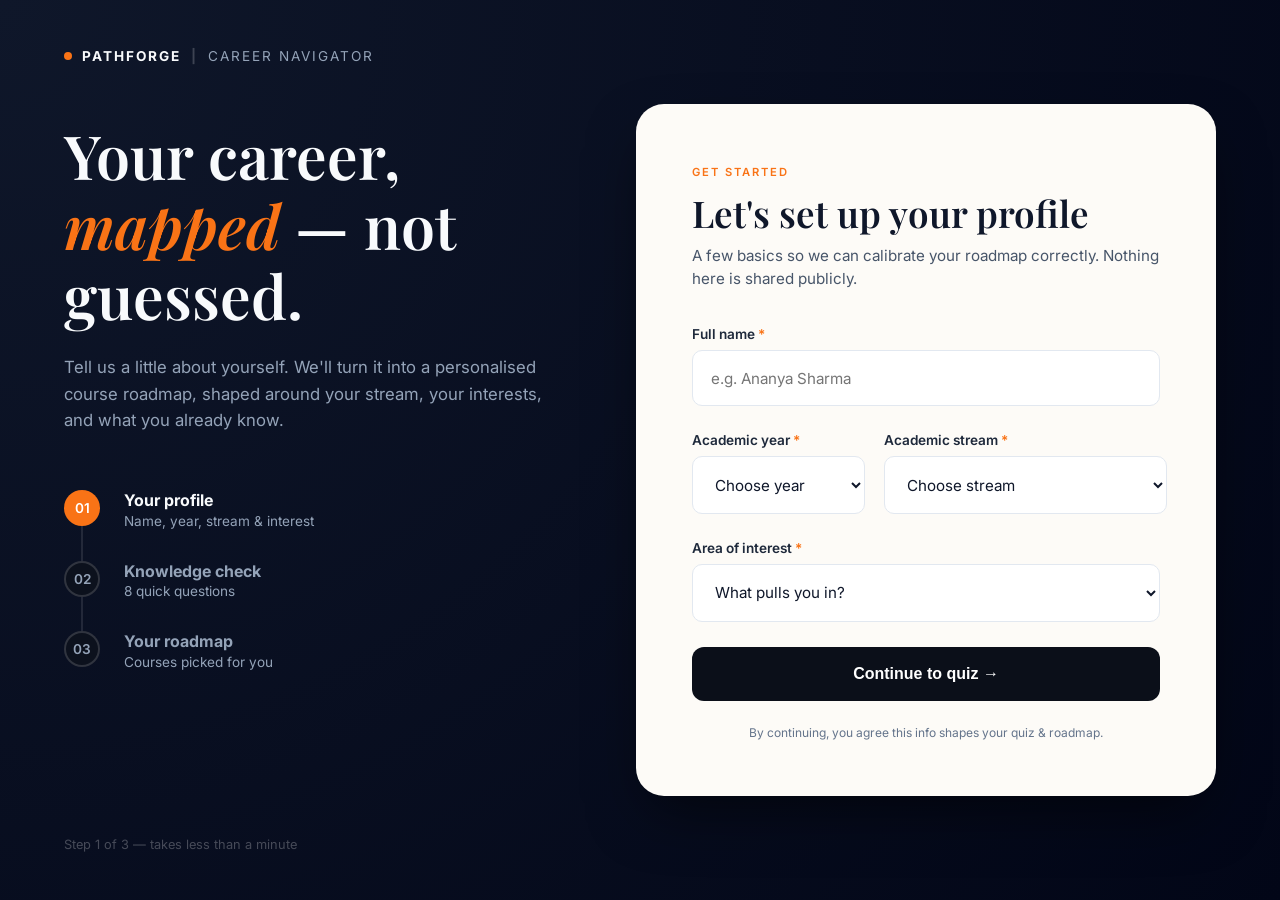
<file: index.html>
<!DOCTYPE html>
<html lang="en">
<head>
    <meta charset="UTF-8">
    <meta name="viewport" content="width=device-width, initial-scale=1.0">
    <title>Pathforge - Tell us about you</title>
    <link rel="stylesheet" href="style.css">
    <link href="https://fonts.googleapis.com/css2?family=Playfair+Display:ital,wght@0,600;1,600&family=Inter:wght@300;400;500;600&display=swap" rel="stylesheet">
</head>
<body>
    <div class="container">
        
        <div class="left-panel">
            <div class="top-content">
                <div class="brand">
                    <span class="dot"></span> PATHFORGE <span class="line">|</span> <span class="subtitle">CAREER NAVIGATOR</span>
                </div>
                
                <h1 class="hero-text">Your career,<br><em class="highlight">mapped</em> — not<br>guessed.</h1>
                
                <p class="hero-subtext">
                    Tell us a little about yourself. We'll turn it into a personalised 
                    course roadmap, shaped around your stream, your interests, and what you already know.
                </p>
                
                <div class="progress-tracker">
                    <div class="step">
                        <div class="step-circle">01</div>
                        <div class="step-text">
                            <strong>Your profile</strong>
                            <span>Name, year, stream & interest</span>
                        </div>
                    </div>
                    <div class="step">
                        <div class="step-circle inactive">02</div>
                        <div class="step-text inactive-text">
                            <strong>Knowledge check</strong>
                            <span>8 quick questions</span>
                        </div>
                    </div>
                    <div class="step">
                        <div class="step-circle inactive">03</div>
                        <div class="step-text inactive-text">
                            <strong>Your roadmap</strong>
                            <span>Courses picked for you</span>
                        </div>
                    </div>
                </div>
            </div>

            <div class="left-footer">
                <span>Step 1 of 3 — takes less than a minute</span>
            </div>
        </div>

        <div class="right-panel">
            <div class="form-card">
                <div class="card-header">
                    <span class="tag">GET STARTED</span>
                    <h2>Let's set up your profile</h2>
                    <p>A few basics so we can calibrate your roadmap correctly. Nothing here is shared publicly.</p>
                </div>

                <form id="profileForm">
                    <div class="form-group">
                        <label for="fullName">Full name <span class="required">*</span></label>
                        <input type="text" id="fullName" placeholder="e.g. Ananya Sharma" required>
                    </div>

                    <div class="form-row">
                        <div class="form-group">
                            <label for="year">Academic year <span class="required">*</span></label>
                            <select id="year" required>
                                <option value="" disabled selected>Choose year</option>
                                <option value="B.Tech 1st Year">B.Tech 1st Year</option>
                                <option value="B.Tech 2nd Year">B.Tech 2nd Year</option>
                                <option value="B.Tech 3rd Year">B.Tech 3rd Year</option>
                                <option value="B.Tech 4th Year">B.Tech 4th Year</option>
                            </select>
                        </div>
                        <div class="form-group">
                            <label for="stream">Academic stream <span class="required">*</span></label>
                            <select id="stream" required>
                                <option value="" disabled selected>Choose stream</option>
                                <option value="Computer science/IT">Computer science/IT</option>
                                <option value="Civil">Civil</option>
                                <option value="Electrical">Electrical</option>
                                <option value="Electronics and communication">Electronics and communication</option>
                                <option value="Mechanical">Mechanical</option>
                                <option value="Chemical">Chemical</option>
                            </select>
                        </div>
                    </div>

                    <div class="form-group">
                        <label for="interest">Area of interest <span class="required">*</span></label>
                        <select id="interest" required>
                            <option value="" disabled selected>What pulls you in?</option>
                            <option value="Software & Intelligent Systems (Apps, AI, Cybersecurity)">Software & Intelligent Systems (Apps, AI, Cybersecurity)</option>
                            <option value="Electronics, Robotics & Smart Devices (Circuits, IoT, Embedded Systems)">Electronics, Robotics & Smart Devices (Circuits, IoT, Embedded Systems)</option>
                            <option value="Data, AI & Computational Engineering (Data Science, Analytics, Simulation)">Data, AI & Computational Engineering (Data Science, Analytics, Simulation)</option>
                            <option value="Design, Manufacturing & Infrastructure (CAD, Machines, Construction)">Design, Manufacturing & Infrastructure (CAD, Machines, Construction)</option>
                            <option value="Energy, Process & Sustainable Engineering (Power, Chemicals, Environment)">Energy, Process & Sustainable Engineering (Power, Chemicals, Environment)</option>
                        </select>
                    </div>

                    <button type="submit" class="primary-btn">Continue to quiz &rarr;</button>
                    <p class="disclaimer">By continuing, you agree this info shapes your quiz & roadmap.</p>
                </form>
            </div>
        </div>

    </div>

    <script>
        document.getElementById('profileForm').addEventListener('submit', function(e) {
            e.preventDefault(); 
            const userData = {
                name: document.getElementById('fullName').value,
                year: document.getElementById('year').value,
                stream: document.getElementById('stream').value,
                interest: document.getElementById('interest').value
            };
            localStorage.setItem('pathforgeUser', JSON.stringify(userData));
            window.location.href = 'quiz.html';
        });
    </script>
</body>
</html>
</file>
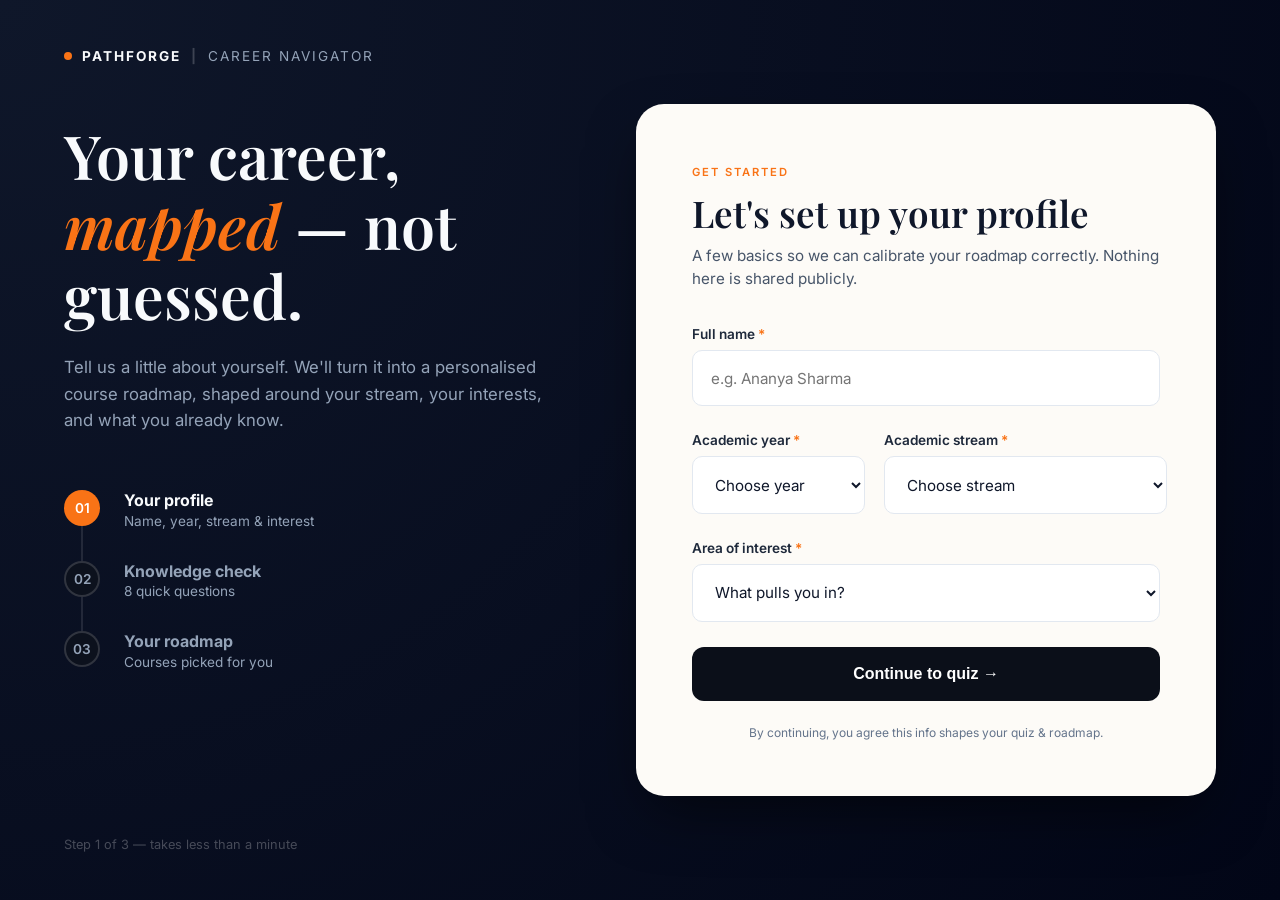
<file: dashboard.html>
<!DOCTYPE html>
<html lang="en">
<head>
    <meta charset="UTF-8">
    <meta name="viewport" content="width=device-width, initial-scale=1.0">
    <title>Pathforge - Personalized Dashboard</title>
    <link rel="stylesheet" href="dashboard.css">
    <link href="https://fonts.googleapis.com/css2?family=Playfair+Display:ital,wght@0,600;1,600;1,700&family=Inter:ital,wght@0,300;0,400;0,500;0,600;0,700;1,400&display=swap" rel="stylesheet">
</head>
<body>

    <!-- Header Navigation -->
    <header class="top-nav">
        <div class="brand">
            <span class="dot"></span> PATHFORGE <span class="line">|</span> <span class="subtitle">CAREER NAVIGATOR</span>
        </div>
        <div class="user-menu">
            <div class="user-avatar" id="navAvatar">U</div>
            <span id="navName">User</span>
        </div>
    </header>

    <!-- Main Application Canvas -->
    <main class="app-container">
        
        <!-- Top Hero Section -->
        <section class="hero-banner">
            <div class="hero-content">
                <h1>Hello "<span id="heroName">User</span>"!</h1>
                <p>Greetings and welcome back to your AI guidance app.</p>
                
                <!-- Dynamic Personal Read Box -->
                <div class="personal-read-box">
                    <h5>A READ ON YOU:</h5>
                    <p id="aiPersonalRead">Analyzing your psychological and skill performance indicators from your path profile metrics...</p>
                </div>
                
                <button class="primary-btn" id="retakeQuizBtn">Retake Quiz / Start Over</button>
            </div>
            
            <!-- Cognitive Profile Layout -->
            <div class="hero-visuals">
                <div class="cognitive-card">
                    <h4>YOUR COGNITIVE PROFILE</h4>
                    <div class="skill-bar-group">
                        <div>
                            <div class="skill-label-row">
                                <span>Logic & Troubleshooting</span>
                                <span id="skillLogicVal">0%</span>
                            </div>
                            <div class="skill-track"><div class="skill-fill" id="barLogic"></div></div>
                        </div>
                        <div>
                            <div class="skill-label-row">
                                <span>System Architecture</span>
                                <span id="skillArchVal">0%</span>
                            </div>
                            <div class="skill-track"><div class="skill-fill" id="barArch" style="background-color: var(--accent-teal);"></div></div>
                        </div>
                        <div>
                            <div class="skill-label-row">
                                <span>Hands-on Engineering</span>
                                <span id="skillPracticalVal">0%</span>
                            </div>
                            <div class="skill-track"><div class="skill-fill" id="barPractical" style="background-color: var(--accent-purple);"></div></div>
                        </div>
                    </div>
                </div>
            </div>
        </section>

        <!-- Bottom Split Section -->
        <section class="dashboard-grid">
            
            <!-- Interactive Menu Cards -->
            <div class="action-menu">
                <button class="menu-card" data-target="courses">
                    <div class="icon-box" style="background: rgba(249, 115, 22, 0.12); color: var(--accent-orange);">📚</div>
                    <div class="card-text">
                        <h3>Courses to Start</h3>
                        <p>Core systems & foundations</p>
                    </div>
                </button>

                <button class="menu-card" data-target="skills">
                    <div class="icon-box" style="background: rgba(20, 184, 166, 0.12); color: var(--accent-teal);">⚡</div>
                    <div class="card-text">
                        <h3>Skills to Focus On</h3>
                        <p>Architecture & logic</p>
                    </div>
                </button>

                <button class="menu-card" data-target="roadmap">
                    <div class="icon-box" style="background: rgba(168, 85, 247, 0.12); color: var(--accent-purple);">🗺️</div>
                    <div class="card-text">
                        <h3>Roadmap to Follow</h3>
                        <p>Your guided learning path</p>
                    </div>
                </button>

                <button class="menu-card" data-target="projects">
                    <div class="icon-box" style="background: rgba(234, 179, 8, 0.12); color: #EAB308;">🚀</div>
                    <div class="card-text">
                        <h3>Projects Recommended</h3>
                        <p>Production-grade synthesis</p>
                    </div>
                </button>
            </div>

            <!-- Recreated Image 2 Area Graph Container -->
            <div class="graph-container">
                <h2>Guided Path Roadmap</h2>
                
                <div class="chart-wrapper">
                    <div class="chart-area" id="chartArea">
                        <!-- Background Gradient Area Shading -->
                        <svg class="chart-svg" viewBox="0 0 100 100" preserveAspectRatio="none">
                            <defs>
                                <linearGradient id="chartFillGrad" x1="0" y1="0" x2="0" y2="1">
                                    <stop offset="0%" stop-color="#D9C3A3" stop-opacity="0.4"/>
                                    <stop offset="100%" stop-color="#D9C3A3" stop-opacity="0.0"/>
                                </linearGradient>
                            </defs>
                            <!-- Shaded Area Path -->
                            <path id="svgAreaPath" d="M 5 80 L 28 62 L 50 48 L 72 38 L 95 15 L 95 95 L 5 95 Z" fill="url(#chartFillGrad)"/>
                            <!-- Bold Top Line Connecting Vector -->
                            <path id="svgLinePath" d="M 5 80 L 28 62 L 50 48 L 72 38 L 95 15" fill="none" stroke="#C4A478" stroke-width="2.5" stroke-linecap="round"/>
                        </svg>
                        
                        <!-- Node 1 -->
                        <div class="chart-node" style="left: 5%; top: 80%;">
                            <div class="node-text-wrapper top-stack">
                                <span class="node-label">START ASSESSMENT</span>
                            </div>
                            <div class="node-dot"></div>
                            <div class="node-drop-line"></div>
                        </div>
                        
                        <!-- Node 2 -->
                        <div class="chart-node" style="left: 28%; top: 62%;">
                            <div class="node-text-wrapper top-stack">
                                <span class="node-meta-title" id="node2Meta">GOAL 1: FOUNDATIONS</span>
                                <span class="node-label" id="node2Label">Data Structures</span>
                            </div>
                            <div class="node-dot"></div>
                            <div class="node-drop-line"></div>
                        </div>

                        <!-- Node 3 -->
                        <div class="chart-node" style="left: 50%; top: 48%;">
                            <div class="node-text-wrapper top-stack">
                                <span class="node-meta-title" id="node3Meta">GOAL 2: ARCHITECTURE</span>
                                <span class="node-label" id="node3Label">Microservices</span>
                            </div>
                            <div class="node-dot"></div>
                            <div class="node-drop-line"></div>
                        </div>

                        <!-- Node 4 -->
                        <div class="chart-node" style="left: 72%; top: 38%;">
                            <div class="node-text-wrapper top-stack">
                                <span class="node-meta-title" id="node4Meta">SKILL 1: CLOUD-NATIVE</span>
                                <span class="node-label" id="node4Label">Cloud Scaling</span>
                            </div>
                            <div class="node-dot"></div>
                            <div class="node-drop-line"></div>
                        </div>

                        <!-- Node 5 -->
                        <div class="chart-node" style="left: 95%; top: 15%;">
                            <div class="node-text-wrapper top-stack">
                                <span class="node-meta-title">TOP LEVEL</span>
                                <span class="node-label">CAREER READY</span>
                            </div>
                            <div class="node-dot"></div>
                            <div class="node-drop-line"></div>
                        </div>
                    </div>

                    <!-- Clean Horizontal Axis Label Grid Footer -->
                    <div class="axis-footer-line"></div>
                    <div class="axis-labels-row">
                        <span style="left: 5%;">Weeks 1</span>
                        <span style="left: 28%;">Week 2</span>
                        <span style="left: 50%;">Week 3</span>
                        <span style="left: 72%;">Week 4</span>
                        <span style="left: 95%;">Week 5</span>
                    </div>
                </div>
            </div>
        </section>
    </main>

    <!-- The Slide-Over Modal Overlay -->
    <div class="modal-overlay" id="contentModal">
        <div class="modal-content">
            <button class="close-btn" id="closeModal">&times;</button>
            <div class="modal-header">
                <span class="modal-badge" id="modalBadge">Detailed Breakdown</span>
                <h2 id="modalTitle">Title</h2>
            </div>
            <div class="modal-body" id="modalBody">
                <!-- Data Content Injected by JS Engine -->
            </div>
        </div>
    </div>

    <script src="dashboard.js"></script>
</body>
</html>
</file>
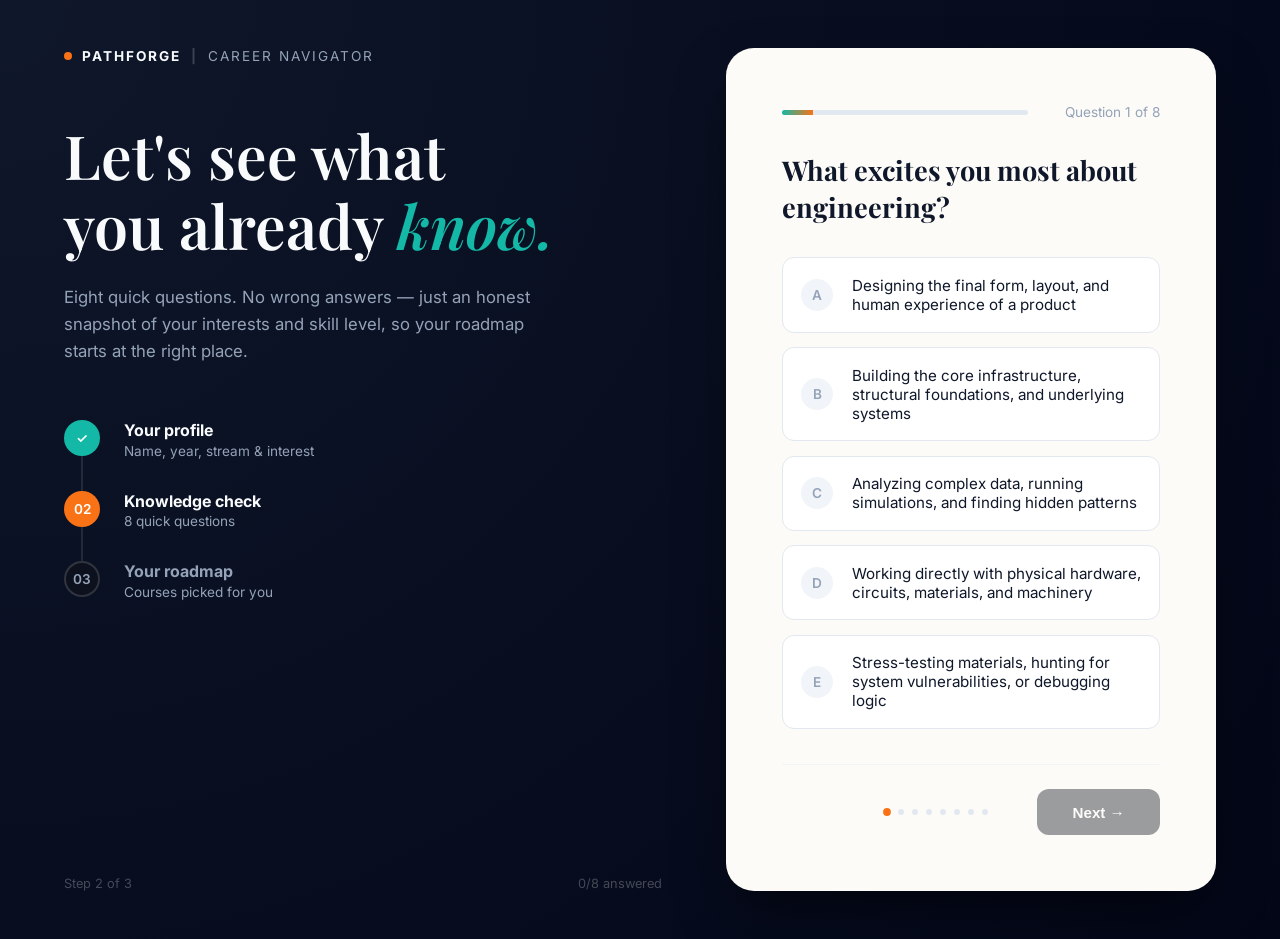
<file: quiz.html>
<!DOCTYPE html>
<html lang="en">
<head>
    <meta charset="UTF-8">
    <meta name="viewport" content="width=device-width, initial-scale=1.0">
    <title>Pathforge - Knowledge check</title>
    <link rel="stylesheet" href="style.css">
    <link href="https://fonts.googleapis.com/css2?family=Playfair+Display:ital,wght@0,600;1,600&family=Inter:wght@300;400;500;600&display=swap" rel="stylesheet">
</head>
<body>

    <div id="loadingScreen">
        <div class="cup-container">
            <svg viewBox="0 0 120 120" style="width: 100%; height: 100%;">
                <defs>
                    <clipPath id="cup-interior">
                        <path d="M 35 40 L 85 40 Q 83 83, 80 85 Q 75 90, 60 90 Q 45 90, 40 85 Q 37 83, 35 40 Z" />
                    </clipPath>
                </defs>
                
                <ellipse cx="60" cy="102" rx="38" ry="6" fill="none" stroke="#FDF8F3" stroke-width="3" opacity="0.4"/>
                
                <g clip-path="url(#cup-interior)">
                    <g id="liquidLevelGroup" style="transform: translateY(40px); transition: transform 10s linear;">
                        <path id="liquidFill" d="M 0 0 Q 15 -4, 30 0 T 60 0 T 90 0 T 120 0 T 150 0 L 150 120 L 0 120 Z" 
                              fill="#38BDF8" style="animation: waveMove 1.4s infinite linear; transition: fill 10s ease;"/>
                    </g>
                </g>
                
                <path d="M 33 36 L 87 36 Q 85 83, 82 86 Q 77 92, 60 92 Q 43 92, 38 86 Q 35 83, 33 36 Z" 
                      fill="none" stroke="#FDF8F3" stroke-width="4" stroke-linejoin="round"/>
                
                <path d="M 86 46 C 100 46, 104 55, 104 65 C 104 75, 98 79, 86 79" 
                      fill="none" stroke="#FDF8F3" stroke-width="4" stroke-linecap="round"/>
                
                <g id="stirringSpoon" style="display: none; transform-origin: 60px 45px;">
                    <path d="M 75 15 L 62 48 C 60 53, 55 53, 54 48 Z" fill="none" stroke="#FDF8F3" stroke-width="2.5" stroke-linecap="round"/>
                </g>
                
                <g id="steamLines">
                    <path d="M 48 24 Q 51 16, 48 10" fill="none" stroke="#FDF8F3" stroke-width="2" stroke-linecap="round" style="animation: steamRise 1.8s infinite ease-in-out;"/>
                    <path d="M 60 26 Q 63 18, 60 12" fill="none" stroke="#FDF8F3" stroke-width="2" stroke-linecap="round" style="animation: steamRise 1.8s infinite ease-in-out; animation-delay: 0.4s;"/>
                    <path d="M 72 24 Q 75 16, 72 10" fill="none" stroke="#FDF8F3" stroke-width="2" stroke-linecap="round" style="animation: steamRise 1.8s infinite ease-in-out; animation-delay: 0.8s;"/>
                </g>
            </svg>
        </div>
        <div id="loadingText">☕ Boiling water... Establishing neural pipeline with Gemini API</div>
    </div>

    <div class="container" id="quizInterface">
        <div class="left-panel">
            <div class="top-content">
                <div class="brand">
                    <span class="dot"></span> PATHFORGE <span class="line">|</span> <span class="subtitle">CAREER NAVIGATOR</span>
                </div>
                
                <h1 class="hero-text">Let's see what<br>you already <em class="highlight-teal">know.</em></h1>
                
                <p class="hero-subtext">
                    Eight quick questions. No wrong answers — just an honest snapshot 
                    of your interests and skill level, so your roadmap starts at the right place.
                </p>
                
                <div class="progress-tracker">
                    <div class="step">
                        <div class="step-circle completed">✓</div>
                        <div class="step-text">
                            <strong>Your profile</strong>
                            <span>Name, year, stream & interest</span>
                        </div>
                    </div>
                    <div class="step">
                        <div class="step-circle">02</div>
                        <div class="step-text">
                            <strong>Knowledge check</strong>
                            <span>8 quick questions</span>
                        </div>
                    </div>
                    <div class="step">
                        <div class="step-circle inactive">03</div>
                        <div class="step-text inactive-text">
                            <strong>Your roadmap</strong>
                            <span>Courses picked for you</span>
                        </div>
                    </div>
                </div>
            </div>

            <div class="left-footer" style="display: flex; justify-content: space-between; width: 100%;">
                <span>Step 2 of 3</span>
                <span id="leftBottomCounter">0/8 answered</span>
            </div>
        </div>

        <div class="right-panel">
            <div class="form-card">
                <div class="quiz-header">
                    <div class="progress-bar-container">
                        <div class="progress-fill" id="progressFill"></div>
                    </div>
                    <span class="question-counter-text" id="questionCounter">Question 1 of 8</span>
                </div>

                <h2 class="question-title" id="questionText">Loading question...</h2>

                <div class="options-container" id="optionsContainer">
                    </div>

                <div class="quiz-footer">
                    <button class="back-btn" id="backBtn" style="visibility: hidden;">&larr; Back</button>
                    <div class="dots-indicator" id="dotsIndicator"></div>
                    <button class="next-btn" id="nextBtn" disabled>Next &rarr;</button>
                </div>
            </div>
        </div>
    </div>

    <script src="app.js"></script>
</body>
</html>
</file>
<file: style.css>
/* --- CSS VARIABLES & ACCENTS --- */
:root {
    --bg-dark-gradient: radial-gradient(circle at top left, #0F172A 0%, #020617 100%);
    --bg-navy: #0B0F19;
    --card-cream: #FDFBF7; 
    --text-light: #F8FAFC;
    --text-dark: #0F172A;
    --text-muted: #94A3B8;
    --accent-orange: #F97316;
    --accent-teal: #14B8A6;
    --font-heading: 'Playfair Display', serif;
    --font-body: 'Inter', sans-serif;
}

/* --- BASE STYLES --- */
* {
    margin: 0;
    padding: 0;
    box-sizing: border-box;
}

body {
    background: var(--bg-dark-gradient);
    color: var(--text-light);
    font-family: var(--font-body);
    min-height: 100vh;
    display: flex;
    justify-content: center;
    align-items: center;
    overflow-x: hidden;
}

/* --- SPLIT LAYOUT --- */
.container {
    width: 100%;
    max-width: 1400px;
    min-height: 100vh;
    display: flex;
    padding: 3rem 4rem;
}

.left-panel {
    flex: 1.1;
    display: flex;
    flex-direction: column;
    justify-content: space-between;
    padding-right: 4rem;
}

.right-panel {
    flex: 0.9;
    display: flex;
    align-items: center;
    justify-content: center;
}

/* --- BRANDING & LEFT TEXT --- */
.brand {
    font-weight: 700;
    letter-spacing: 2px;
    font-size: 0.85rem;
    margin-bottom: 3.5rem;
    display: flex;
    align-items: center;
    gap: 10px;
}

.brand .dot {
    width: 8px;
    height: 8px;
    background-color: var(--accent-orange);
    border-radius: 50%;
}

.brand .line {
    color: rgba(255, 255, 255, 0.2);
}

.brand .subtitle {
    color: var(--text-muted);
    font-weight: 400;
}

.hero-text {
    font-family: var(--font-heading);
    font-size: 3.8rem;
    line-height: 1.15;
    margin-bottom: 1.5rem;
    font-weight: 600;
}

.hero-text em.highlight {
    font-style: italic;
    color: var(--accent-orange);
}

.hero-text em.highlight-teal {
    font-style: italic;
    color: var(--accent-teal);
}

.hero-subtext {
    color: var(--text-muted);
    font-size: 1.05rem;
    line-height: 1.6;
    max-width: 480px;
    margin-bottom: 3.5rem;
}

/* --- PROGRESS TRACKER --- */
.progress-tracker {
    display: flex;
    flex-direction: column;
    gap: 2rem;
    position: relative;
}

.progress-tracker::before {
    content: '';
    position: absolute;
    left: 17px;
    top: 20px;
    bottom: 20px;
    width: 2px;
    background-color: rgba(255, 255, 255, 0.1);
}

.step {
    display: flex;
    align-items: flex-start;
    gap: 1.5rem;
    position: relative;
    z-index: 1;
}

.step-circle {
    width: 36px;
    height: 36px;
    border-radius: 50%;
    background-color: var(--accent-orange);
    color: white;
    display: flex;
    align-items: center;
    justify-content: center;
    font-size: 0.85rem;
    font-weight: 600;
}

.step-circle.completed {
    background-color: var(--accent-teal);
}

.step-circle.inactive {
    background-color: #0c111d;
    border: 2px solid rgba(255, 255, 255, 0.15);
    color: var(--text-muted);
}

.step-text {
    display: flex;
    flex-direction: column;
}

.step-text strong {
    font-size: 1rem;
    color: var(--text-light);
    margin-bottom: 0.15rem;
}

.step-text span {
    font-size: 0.85rem;
    color: var(--text-muted);
}

.step-text.inactive-text strong {
    color: var(--text-muted);
}

.left-footer {
    font-size: 0.8rem;
    color: rgba(255, 255, 255, 0.25);
    margin-top: 3rem;
}

/* --- FORM & QUIZ CARD --- */
.form-card {
    background-color: var(--card-cream);
    color: var(--text-dark);
    padding: 3.5rem;
    border-radius: 28px;
    width: 100%;
    max-width: 580px;
    box-shadow: 0 25px 60px -15px rgba(0, 0, 0, 0.6);
}

.card-header {
    margin-bottom: 2.2rem;
}

.tag {
    font-size: 0.7rem;
    text-transform: uppercase;
    letter-spacing: 2px;
    color: var(--accent-orange);
    font-weight: 600;
}

.card-header h2 {
    font-family: var(--font-heading);
    font-size: 2.3rem;
    margin: 0.5rem 0;
    font-weight: 600;
}

.card-header p {
    color: #475569;
    font-size: 0.95rem;
    line-height: 1.5;
}

/* --- FORM CONTROLS --- */
.form-group {
    margin-bottom: 1.6rem;
    display: flex;
    flex-direction: column;
}

.form-row {
    display: flex;
    gap: 1.2rem;
}

.form-row .form-group {
    flex: 1;
}

label {
    font-size: 0.85rem;
    font-weight: 600;
    margin-bottom: 0.5rem;
    color: #1E293B;
}

.required {
    color: var(--accent-orange);
}

input, select {
    padding: 1.1rem;
    border: 1px solid #E2E8F0;
    border-radius: 10px;
    background-color: white;
    font-family: var(--font-body);
    font-size: 0.95rem;
    color: var(--text-dark);
    outline: none;
    transition: all 0.2s ease;
}

input:focus, select:focus {
    border-color: var(--accent-orange);
    box-shadow: 0 0 0 3px rgba(249, 115, 22, 0.1);
}

.primary-btn {
    width: 100%;
    padding: 1.1rem;
    background-color: var(--bg-navy);
    color: white;
    border: none;
    border-radius: 12px;
    font-size: 1rem;
    font-weight: 600;
    cursor: pointer;
    margin-top: 1.2rem;
    display: flex;
    justify-content: center;
    align-items: center;
    gap: 8px;
    transition: all 0.2s ease;
}

.primary-btn:hover {
    background-color: #1E293B;
    transform: translateY(-1px);
}

.disclaimer {
    text-align: center;
    font-size: 0.75rem;
    color: #64748B;
    margin-top: 1.5rem;
}

/* --- QUIZ STYLING --- */
.quiz-header {
    display: flex;
    justify-content: space-between;
    align-items: center;
    margin-bottom: 2rem;
}

.progress-bar-container {
    width: 65%;
    height: 5px;
    background: #E2E8F0;
    border-radius: 10px;
    overflow: hidden;
}

.progress-fill {
    height: 100%;
    width: 12.5%;
    background: linear-gradient(90deg, var(--accent-teal), var(--accent-orange));
    transition: width 0.4s ease;
}

.question-counter-text {
    font-size: 0.85rem;
    color: var(--text-muted);
}

.question-title {
    font-family: var(--font-heading);
    font-size: 1.7rem;
    color: var(--text-dark);
    line-height: 1.35;
    margin-bottom: 2rem;
}

.options-container {
    display: flex;
    flex-direction: column;
    gap: 0.9rem;
    margin-bottom: 2.2rem;
}

.option-btn {
    display: flex;
    align-items: center;
    gap: 1.2rem;
    padding: 1.1rem;
    border: 1px solid #E2E8F0;
    border-radius: 12px;
    background: white;
    cursor: pointer;
    text-align: left;
    font-family: var(--font-body);
    font-size: 0.95rem;
    color: var(--text-dark);
    transition: all 0.2s ease;
}

.option-btn:hover {
    border-color: var(--accent-orange);
    background-color: #FFFDFB;
}

.option-btn.selected {
    border-color: var(--accent-orange);
    background-color: #FFF7ED;
}

.option-letter {
    width: 32px;
    height: 32px;
    border-radius: 50%;
    background: #F1F5F9;
    display: flex;
    align-items: center;
    justify-content: center;
    font-size: 0.85rem;
    font-weight: 600;
    color: var(--text-muted);
    flex-shrink: 0;
}

.option-btn.selected .option-letter {
    background: var(--accent-orange);
    color: white;
}

.quiz-footer {
    display: flex;
    justify-content: space-between;
    align-items: center;
    border-top: 1px solid #F1F5F9;
    padding-top: 1.5rem;
}

.back-btn {
    background: none;
    border: none;
    color: var(--text-muted);
    cursor: pointer;
    font-size: 0.95rem;
    font-weight: 500;
}

.back-btn:hover {
    color: var(--text-dark);
}

.next-btn {
    padding: 0.9rem 2.2rem;
    background: var(--bg-navy);
    color: white;
    border: none;
    border-radius: 12px;
    cursor: pointer;
    font-weight: 600;
    font-size: 0.95rem;
    transition: all 0.2s ease;
}

.next-btn:disabled {
    opacity: 0.4;
    cursor: not-allowed;
}

.dots-indicator {
    display: flex;
    gap: 8px;
    align-items: center;
}

.dot-item {
    width: 6px;
    height: 6px;
    border-radius: 50%;
    background-color: #E2E8F0;
    transition: all 0.3s ease;
}

.dot-item.active {
    background-color: var(--accent-orange);
    transform: scale(1.3);
}

.dot-item.completed {
    background-color: var(--accent-teal);
}

/* --- COFFEE LOADER ANIMATION --- */
#loadingScreen {
    position: fixed;
    top: 0; left: 0; width: 100vw; height: 100vh;
    background: radial-gradient(circle at center, #1E293B 0%, #030712 100%);
    display: none;
    flex-direction: column;
    justify-content: center;
    align-items: center;
    z-index: 9999;
    color: var(--card-cream);
}

.cup-container {
    width: 160px;
    height: 160px;
    margin-bottom: 2.5rem;
    position: relative;
}

/* Wave physical horizontal movement */
@keyframes waveMove {
    0% { transform: translateX(0); }
    100% { transform: translateX(-40px); }
}

/* Spoon spinning physics animation */
@keyframes spoonStir {
    0% { transform: rotate(0deg) translate(15px) rotate(0deg); }
    100% { transform: rotate(360deg) translate(15px) rotate(-360deg); }
}

/* Rising vapor lines */
@keyframes steamRise {
    0% { transform: translateY(0) scaleX(1); opacity: 0; }
    50% { opacity: 0.6; }
    100% { transform: translateY(-16px) scaleX(1.2); opacity: 0; }
}

#loadingText {
    font-size: 1.15rem;
    font-weight: 400;
    text-align: center;
    max-width: 550px;
    padding: 0 24px;
    line-height: 1.6;
    letter-spacing: 0.4px;
    color: #E2E8F0;
}

@media (max-width: 1024px) {
    .container { flex-direction: column; padding: 2rem; }
    .left-panel { padding-right: 0; margin-bottom: 3rem; }
    .hero-text { font-size: 2.8rem; }
    .right-panel { width: 100%; }
    .form-card { padding: 2rem; }
}
</file>
<file: dashboard.css>
:root {
    --bg-main: #0B101A;
    --card-dark: #121826;
    --card-light: #F9F7F2; /* Cream background matching screenshot 2 */
    --border-glass: rgba(255, 255, 255, 0.08);
    --text-light: #F8FAFC;
    --text-dark: #1F242E;
    --text-muted: #94A3B8;
    --text-muted-dark: #575F6E;
    --accent-orange: #E68A4B;
    --accent-teal: #14B8A6;
    --accent-purple: #A855F7;
    --font-heading: 'Playfair Display', serif;
    --font-body: 'Inter', sans-serif;
}

* { margin: 0; padding: 0; box-sizing: border-box; }

body {
    background: var(--bg-main);
    color: var(--text-light);
    font-family: var(--font-body);
    min-height: 100vh;
}

/* Base Top Navigation Bar */
.top-nav {
    display: flex;
    justify-content: space-between;
    padding: 1.5rem 3rem;
    border-bottom: 1px solid var(--border-glass);
}
.brand { font-weight: 700; letter-spacing: 2px; font-size: 0.85rem; display: flex; align-items: center; gap: 10px; }
.brand .dot { width: 8px; height: 8px; background-color: var(--accent-orange); border-radius: 50%; }
.brand .subtitle { color: var(--text-muted); font-weight: 400; }
.user-menu { display: flex; align-items: center; gap: 12px; }
.user-avatar { width: 32px; height: 32px; background: var(--accent-orange); border-radius: 50%; display: flex; align-items: center; justify-content: center; font-weight: bold; }

/* Responsive Grid Base Containers */
.app-container {
    max-width: 1300px;
    margin: 0 auto;
    padding: 2.5rem 2rem;
    display: flex;
    flex-direction: column;
    gap: 2rem;
}

/* Banner Styling Container */
.hero-banner {
    background: linear-gradient(135deg, #131926 0%, #0F1420 100%);
    border-radius: 20px;
    padding: 3rem;
    display: flex;
    justify-content: space-between;
    align-items: center;
    border: 1px solid var(--border-glass);
    gap: 2.5rem;
}

.hero-content { flex: 1; }
.hero-content h1 { font-family: var(--font-heading); font-size: 3rem; margin-bottom: 0.4rem; }
.hero-content p { color: var(--text-muted); font-size: 1.05rem; margin-bottom: 1.2rem; }

/* Dynamic Personality Read Box styling */
.personal-read-box {
    background: rgba(255, 255, 255, 0.03);
    border-left: 3px solid #C4A478;
    padding: 1rem 1.2rem;
    border-radius: 0 12px 12px 0;
    margin-bottom: 1.8rem;
    max-width: 680px;
}
.personal-read-box h5 {
    font-size: 0.75rem;
    letter-spacing: 1px;
    color: #C4A478;
    margin-bottom: 0.4rem;
    font-weight: 700;
}
.personal-read-box p {
    color: #CBD5E1;
    font-size: 0.92rem;
    line-height: 1.6;
    margin-bottom: 0;
    font-style: italic;
}

.primary-btn {
    background: #E879F9;
    background: linear-gradient(to right, #F97316, #EA580C);
    color: white; border: none; padding: 0.8rem 1.6rem;
    border-radius: 8px; font-weight: 600; cursor: pointer;
    transition: transform 0.2s, box-shadow 0.2s;
}
.primary-btn:hover { transform: translateY(-2px); box-shadow: 0 4px 15px rgba(249,115,22,0.3); }

/* Left Hand Skill Graph bars */
.hero-visuals { 
    width: 380px; 
    flex-shrink: 0; 
}
.cognitive-card h4 { font-size: 0.8rem; letter-spacing: 1px; color: var(--text-muted); margin-bottom: 1.5rem; font-weight: 600; }
.skill-bar-group { display: flex; flex-direction: column; gap: 1.2rem; }
.skill-label-row { display: flex; justify-content: space-between; font-size: 0.85rem; margin-bottom: 0.4rem; }
.skill-track { height: 4px; background: rgba(255,255,255,0.08); border-radius: 5px; }
.skill-fill { height: 100%; width: 0; background: var(--accent-orange); border-radius: 5px; transition: width 1.2s cubic-bezier(0.1, 1, 0.1, 1); }

/* Splits Control Layout */
.dashboard-grid {
    display: grid;
    grid-template-columns: 380px 1fr;
    gap: 2rem;
}

/* Button Lists Action Column */
.action-menu {
    background: var(--card-light);
    border-radius: 20px;
    padding: 1.8rem;
    display: flex;
    flex-direction: column;
    gap: 1.2rem;
}
.menu-card {
    background: white;
    border: 1px solid rgba(0,0,0,0.04);
    border-radius: 14px;
    padding: 1.2rem;
    display: flex;
    align-items: center;
    gap: 1.2rem;
    cursor: pointer;
    text-align: left;
    transition: transform 0.2s, box-shadow 0.2s;
    width: 100%;
}
.menu-card:hover { transform: translateY(-2px); box-shadow: 0 6px 16px rgba(0,0,0,0.06); }
.icon-box {
    width: 46px; 
    height: 46px; 
    border-radius: 12px;
    display: flex; 
    align-items: center; 
    justify-content: center; 
    font-size: 1.4rem; 
    flex-shrink: 0; 
}
.card-text h3 { color: var(--text-dark); font-size: 1.05rem; font-weight: 700; margin-bottom: 0.15rem; }
.card-text p { color: var(--text-muted-dark); font-size: 0.82rem; }

/* OVERHAULED GRAPH LAYOUT (Fixed for Mobile Scrolling) */
.graph-container {
    background: var(--card-light);
    border-radius: 20px;
    padding: 2.5rem;
    display: flex;
    flex-direction: column;
    color: var(--text-dark);
    /* Mobile Fix: Allows smooth horizontal scrolling if content overflows */
    overflow-x: auto;
    overflow-y: hidden;
    -webkit-overflow-scrolling: touch; 
}
.graph-container h2 { font-family: var(--font-heading); font-size: 2.2rem; font-weight: 700; margin-bottom: 3.5rem; }

.chart-wrapper {
    position: relative;
    width: 100%;
    /* Mobile Fix: Forces the graph to never shrink below 700px, creating the scroll effect rather than overlapping text */
    min-width: 700px; 
    margin-top: auto;
    padding-bottom: 1rem;
}

.chart-area {
    position: relative;
    width: 100%;
    height: 240px; /* Gives balanced padding room for top labels */
}

.chart-svg {
    position: absolute;
    width: 100%;
    height: 100%;
    top: 0;
    left: 0;
    z-index: 1;
}

/* Individual node layout structures placement */
.chart-node {
    position: absolute;
    display: flex;
    flex-direction: column;
    align-items: center;
    transform: translate(-50%, -50%);
    z-index: 3;
}

.node-dot {
    width: 15px;
    height: 15px;
    background: #F9F7F2;
    border: 3.5px solid #C4A478; /* Clean bronze circular intersections */
    border-radius: 50%;
    z-index: 5;
    box-shadow: 0 0 0 2px #F9F7F2;
}

/* Fine Vertical Grid Lines tracking downwards */
.node-drop-line {
    position: absolute;
    top: 6px;
    width: 1px;
    height: 300px; /* Falls down to cut baseline axis */
    background-color: rgba(0, 0, 0, 0.08);
    pointer-events: none;
    z-index: 2;
}

/* Multi-line Label text placement directly above vectors */
.node-text-wrapper.top-stack {
    position: absolute;
    bottom: 22px;
    display: flex;
    flex-direction: column;
    align-items: center;
    width: 160px;
    text-align: center;
    pointer-events: none;
}

.node-meta-title {
    font-size: 0.68rem;
    font-weight: 700;
    letter-spacing: 0.5px;
    color: var(--text-dark);
    text-transform: uppercase;
    margin-bottom: 2px;
}

.node-label {
    font-size: 0.8rem;
    font-weight: 600;
    color: var(--text-muted-dark);
    line-height: 1.2;
}

/* Dedicated Solid Axis Baseline styling layout */
.axis-footer-line {
    width: 100%;
    height: 1px;
    background-color: rgba(0, 0, 0, 0.15);
    margin-top: 4px;
    position: relative;
    z-index: 4;
}

.axis-labels-row {
    position: relative;
    width: 100%;
    height: 25px;
    margin-top: 8px;
}

.axis-labels-row span {
    position: absolute;
    transform: translateX(-50%);
    font-size: 0.8rem;
    font-weight: 600;
    color: var(--text-muted-dark);
}

/* Modal Styling Architecture */
.modal-overlay {
    position: fixed;
    top: 0; left: 0; width: 100%; height: 100%;
    background: rgba(5, 8, 15, 0.75);
    backdrop-filter: blur(10px);
    display: flex; justify-content: center; align-items: center;
    opacity: 0; pointer-events: none;
    transition: opacity 0.3s ease;
    z-index: 1000;
    padding: 20px; /* Mobile Fix: Ensures modal doesn't touch screen edges */
}
.modal-overlay.active { opacity: 1; pointer-events: auto; }

.modal-content {
    background: #0F1422;
    border: 1px solid var(--border-glass);
    border-radius: 24px;
    width: 100%; /* Mobile Fix: Adjusted to work with overlay padding */
    max-width: 680px;
    max-height: 85vh;
    overflow-y: auto; /* Fix: Makes modal contents scrollable if long */
    padding: 3rem;
    position: relative;
    transform: scale(0.95);
    transition: transform 0.3s cubic-bezier(0.16, 1, 0.3, 1);
}
.modal-overlay.active .modal-content { transform: scale(1); }

.close-btn {
    position: absolute; top: 1.5rem; right: 1.5rem;
    background: none; border: none; color: white;
    font-size: 2.2rem; cursor: pointer; opacity: 0.4;
    z-index: 10; /* Ensures close button stays clickable */
}
.close-btn:hover { opacity: 1; }

.modal-badge { color: #C4A478; font-size: 0.78rem; text-transform: uppercase; letter-spacing: 1.5px; font-weight: 700; }
.modal-header h2 { font-family: var(--font-heading); font-size: 2.4rem; margin: 0.4rem 0 2rem 0; }

.content-block {
    background: rgba(255, 255, 255, 0.02);
    border: 1px solid var(--border-glass);
    padding: 1.6rem;
    border-radius: 14px;
    margin-bottom: 1.2rem;
}
.content-block h4 { color: #F97316; margin-bottom: 0.5rem; font-size: 1.15rem; font-weight: 600; }
.content-block p { color: #94A3B8; font-size: 0.95rem; line-height: 1.6; margin-bottom: 1rem; }
.meta-row { display: flex; gap: 1.5rem; font-size: 0.85rem; color: #E2E8F0; border-top: 1px solid rgba(255,255,255,0.06); padding-top: 0.8rem; }

/* Media Queries for Mobile Screens */
@media (max-width: 968px) {
    .dashboard-grid { grid-template-columns: 1fr; }
    .hero-banner { flex-direction: column; align-items: stretch; }
    .hero-visuals { width: 100%; }
}

@media (max-width: 600px) {
    .app-container { padding: 1.5rem 1rem; }
    .top-nav { padding: 1rem 1.5rem; }
    .hero-banner { padding: 2rem 1.5rem; }
    .hero-content h1 { font-size: 2.2rem; }
    .graph-container { padding: 1.5rem; }
    .modal-content { padding: 2rem 1.5rem; }
}
</file>
